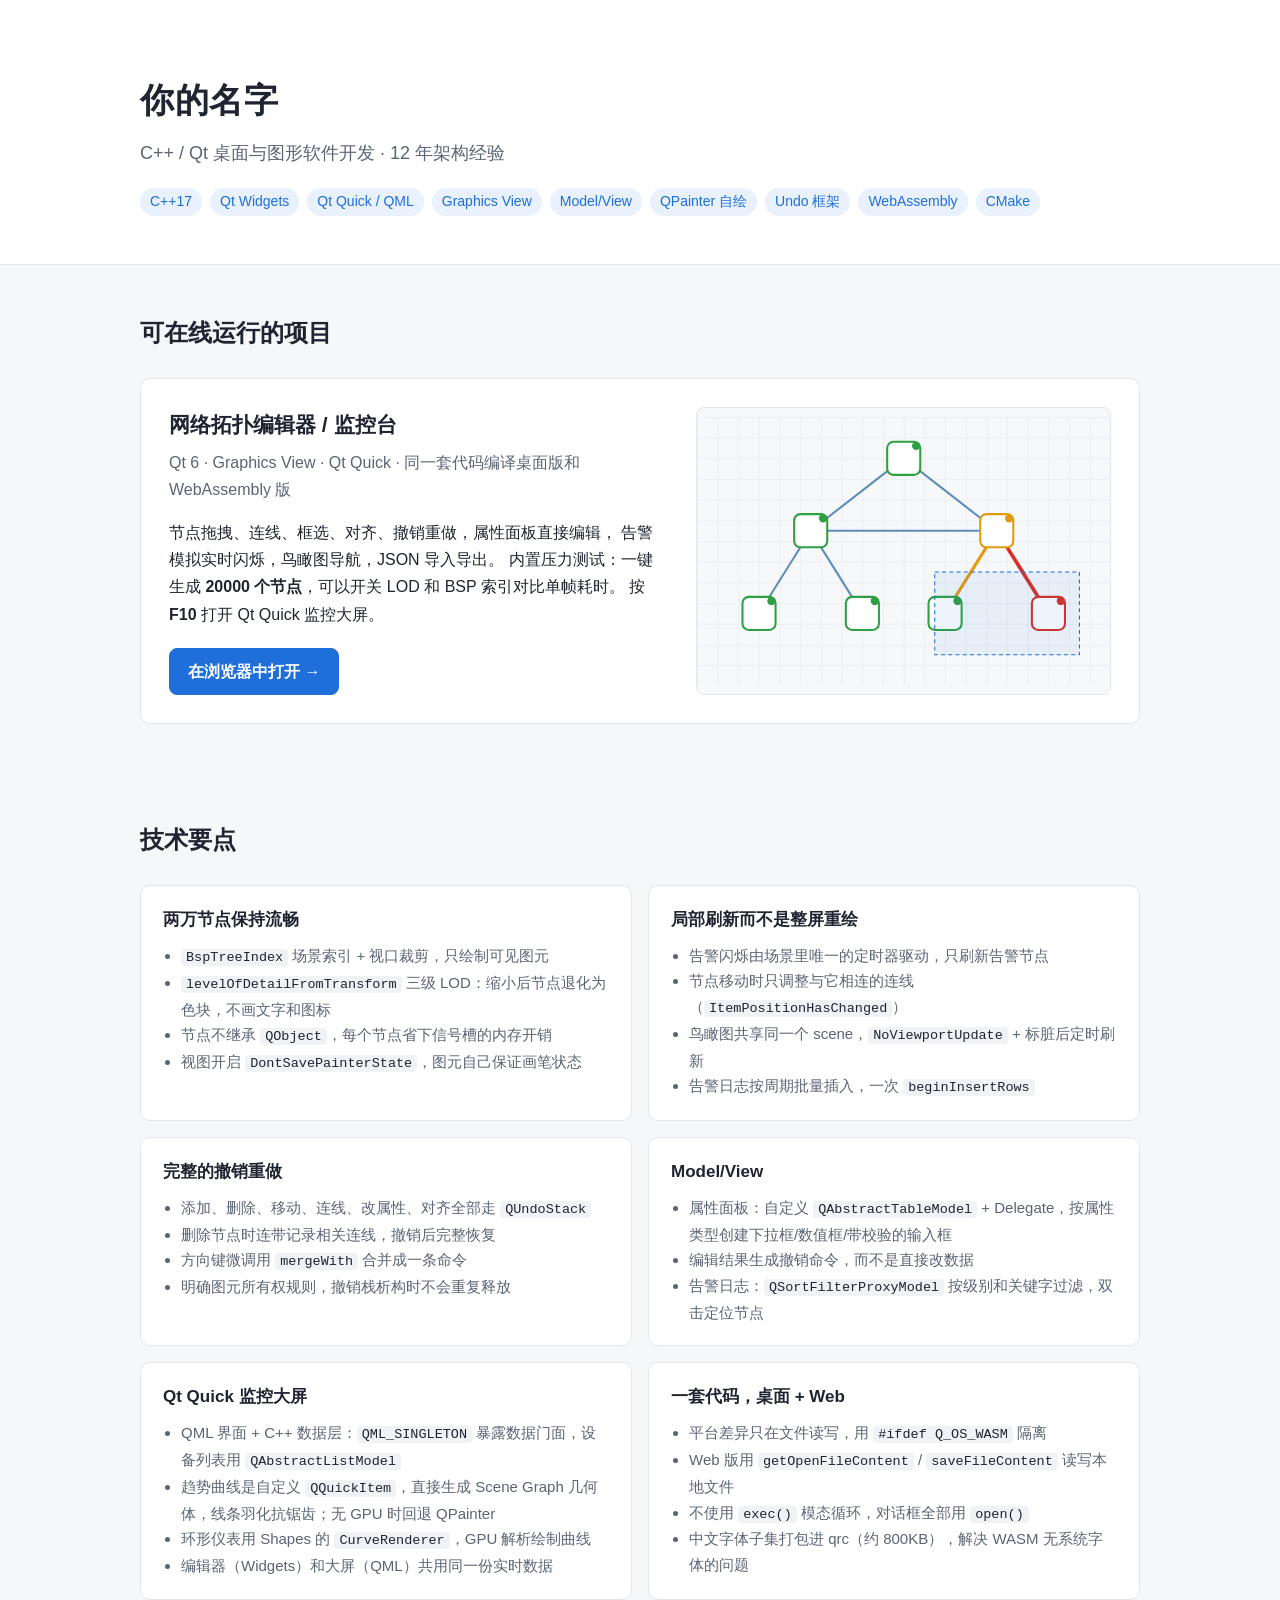
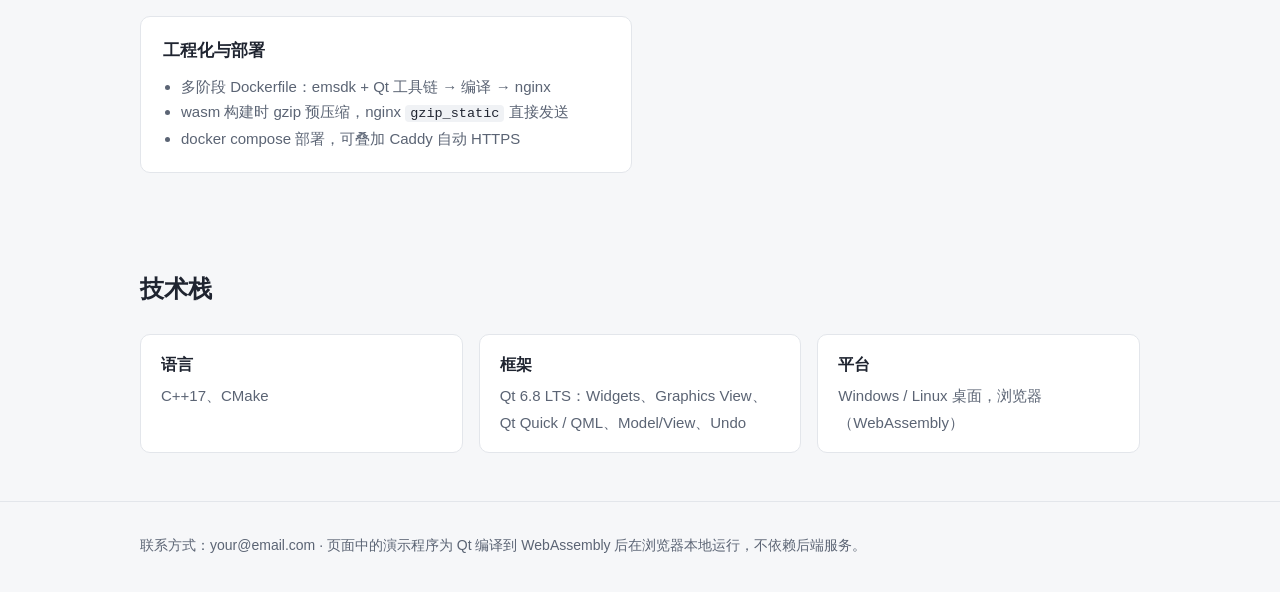
<file: web/index.html>
<!doctype html>
<html lang="zh-CN">
<head>
    <meta charset="utf-8">
    <meta name="viewport" content="width=device-width, initial-scale=1">
    <title>Qt / C++ 作品集</title>
    <meta name="description" content="C++ / Qt Widgets / Graphics View / Qt Quick 作品集，可在浏览器中直接运行的 Qt WebAssembly 演示">
    <link rel="stylesheet" href="assets/style.css">
</head>
<body>
<header class="hero">
    <div class="wrap">
        <!-- TODO: 换成自己的姓名和定位 -->
        <h1>你的名字</h1>
        <p class="role">C++ / Qt 桌面与图形软件开发 · 12 年架构经验</p>
        <ul class="tags">
            <li>C++17</li><li>Qt Widgets</li><li>Qt Quick / QML</li><li>Graphics View</li><li>Model/View</li>
            <li>QPainter 自绘</li><li>Undo 框架</li><li>WebAssembly</li><li>CMake</li>
        </ul>
    </div>
</header>

<main class="wrap">
    <section id="projects">
        <h2>可在线运行的项目</h2>
        <article class="project">
            <div>
                <h3>网络拓扑编辑器 / 监控台</h3>
                <p class="sub">Qt 6 · Graphics View · Qt Quick · 同一套代码编译桌面版和 WebAssembly 版</p>
                <p>
                    节点拖拽、连线、框选、对齐、撤销重做，属性面板直接编辑，
                    告警模拟实时闪烁，鸟瞰图导航，JSON 导入导出。
                    内置压力测试：一键生成 <b>20000 个节点</b>，可以开关 LOD 和 BSP 索引对比单帧耗时。
                    按 <b>F10</b> 打开 Qt Quick 监控大屏。
                </p>
                <div class="actions">
                    <a class="btn primary" href="demo/topology/">在浏览器中打开 →</a>
                </div>
            </div>
            <div class="preview" aria-hidden="true">
                <svg viewBox="0 0 400 260" xmlns="http://www.w3.org/2000/svg">
                    <defs>
                        <pattern id="g" width="20" height="20" patternUnits="userSpaceOnUse">
                            <path d="M20 0H0V20" fill="none" stroke="#e3e6eb" stroke-width="1"/>
                        </pattern>
                    </defs>
                    <rect width="400" height="260" fill="url(#g)"/>
                    <g stroke="#5b8db8" stroke-width="2">
                        <line x1="200" y1="40" x2="110" y2="110"/><line x1="200" y1="40" x2="290" y2="110"/>
                        <line x1="110" y1="110" x2="290" y2="110"/>
                        <line x1="110" y1="110" x2="60" y2="190"/><line x1="110" y1="110" x2="160" y2="190"/>
                        <line x1="290" y1="110" x2="240" y2="190" stroke="#e09b10" stroke-width="3"/>
                        <line x1="290" y1="110" x2="340" y2="190" stroke="#d93025" stroke-width="3.5"/>
                    </g>
                    <g stroke-width="2" fill="#fff">
                        <rect x="184" y="24" width="32" height="32" rx="6" stroke="#2ea043"/>
                        <rect x="94" y="94" width="32" height="32" rx="6" stroke="#2ea043"/>
                        <rect x="274" y="94" width="32" height="32" rx="6" stroke="#e09b10"/>
                        <rect x="44" y="174" width="32" height="32" rx="6" stroke="#2ea043"/>
                        <rect x="144" y="174" width="32" height="32" rx="6" stroke="#2ea043"/>
                        <rect x="224" y="174" width="32" height="32" rx="6" stroke="#2ea043"/>
                        <rect x="324" y="174" width="32" height="32" rx="6" stroke="#d93025"/>
                    </g>
                    <g fill="#2ea043">
                        <circle cx="212" cy="28" r="4"/><circle cx="122" cy="98" r="4"/>
                        <circle cx="72" cy="178" r="4"/><circle cx="172" cy="178" r="4"/><circle cx="252" cy="178" r="4"/>
                        <circle cx="302" cy="98" r="4" fill="#e09b10"/><circle cx="352" cy="178" r="4" fill="#d93025"/>
                    </g>
                    <rect x="230" y="150" width="140" height="80" fill="#1e6fd9" fill-opacity=".08" stroke="#1e6fd9" stroke-dasharray="4 3"/>
                </svg>
            </div>
        </article>
    </section>

    <section id="highlights">
        <h2>技术要点</h2>
        <div class="points">
            <div class="point">
                <h4>两万节点保持流畅</h4>
                <ul>
                    <li><code>BspTreeIndex</code> 场景索引 + 视口裁剪，只绘制可见图元</li>
                    <li><code>levelOfDetailFromTransform</code> 三级 LOD：缩小后节点退化为色块，不画文字和图标</li>
                    <li>节点不继承 <code>QObject</code>，每个节点省下信号槽的内存开销</li>
                    <li>视图开启 <code>DontSavePainterState</code>，图元自己保证画笔状态</li>
                </ul>
            </div>
            <div class="point">
                <h4>局部刷新而不是整屏重绘</h4>
                <ul>
                    <li>告警闪烁由场景里唯一的定时器驱动，只刷新告警节点</li>
                    <li>节点移动时只调整与它相连的连线（<code>ItemPositionHasChanged</code>）</li>
                    <li>鸟瞰图共享同一个 scene，<code>NoViewportUpdate</code> + 标脏后定时刷新</li>
                    <li>告警日志按周期批量插入，一次 <code>beginInsertRows</code></li>
                </ul>
            </div>
            <div class="point">
                <h4>完整的撤销重做</h4>
                <ul>
                    <li>添加、删除、移动、连线、改属性、对齐全部走 <code>QUndoStack</code></li>
                    <li>删除节点时连带记录相关连线，撤销后完整恢复</li>
                    <li>方向键微调用 <code>mergeWith</code> 合并成一条命令</li>
                    <li>明确图元所有权规则，撤销栈析构时不会重复释放</li>
                </ul>
            </div>
            <div class="point">
                <h4>Model/View</h4>
                <ul>
                    <li>属性面板：自定义 <code>QAbstractTableModel</code> + Delegate，按属性类型创建下拉框/数值框/带校验的输入框</li>
                    <li>编辑结果生成撤销命令，而不是直接改数据</li>
                    <li>告警日志：<code>QSortFilterProxyModel</code> 按级别和关键字过滤，双击定位节点</li>
                </ul>
            </div>
            <div class="point">
                <h4>Qt Quick 监控大屏</h4>
                <ul>
                    <li>QML 界面 + C++ 数据层：<code>QML_SINGLETON</code> 暴露数据门面，设备列表用 <code>QAbstractListModel</code></li>
                    <li>趋势曲线是自定义 <code>QQuickItem</code>，直接生成 Scene Graph 几何体，线条羽化抗锯齿；无 GPU 时回退 QPainter</li>
                    <li>环形仪表用 Shapes 的 <code>CurveRenderer</code>，GPU 解析绘制曲线</li>
                    <li>编辑器（Widgets）和大屏（QML）共用同一份实时数据</li>
                </ul>
            </div>
            <div class="point">
                <h4>一套代码，桌面 + Web</h4>
                <ul>
                    <li>平台差异只在文件读写，用 <code>#ifdef Q_OS_WASM</code> 隔离</li>
                    <li>Web 版用 <code>getOpenFileContent</code> / <code>saveFileContent</code> 读写本地文件</li>
                    <li>不使用 <code>exec()</code> 模态循环，对话框全部用 <code>open()</code></li>
                    <li>中文字体子集打包进 qrc（约 800KB），解决 WASM 无系统字体的问题</li>
                </ul>
            </div>
            <div class="point">
                <h4>工程化与部署</h4>
                <ul>
                    <li>多阶段 Dockerfile：emsdk + Qt 工具链 → 编译 → nginx</li>
                    <li>wasm 构建时 gzip 预压缩，nginx <code>gzip_static</code> 直接发送</li>
                    <li>docker compose 部署，可叠加 Caddy 自动 HTTPS</li>
                </ul>
            </div>
        </div>
    </section>

    <section id="stack">
        <h2>技术栈</h2>
        <div class="stack">
            <div><b>语言</b><span>C++17、CMake</span></div>
            <div><b>框架</b><span>Qt 6.8 LTS：Widgets、Graphics View、Qt Quick / QML、Model/View、Undo</span></div>
            <div><b>平台</b><span>Windows / Linux 桌面，浏览器（WebAssembly）</span></div>
        </div>
    </section>
</main>

<footer>
    <div class="wrap">
        <!-- TODO: 换成自己的联系方式 -->
        联系方式：your@email.com · 页面中的演示程序为 Qt 编译到 WebAssembly 后在浏览器本地运行，不依赖后端服务。
    </div>
</footer>
</body>
</html>
</file>
<file: web/assets/style.css>
:root {
    --bg: #f6f7f9;
    --surface: #ffffff;
    --text: #1f2430;
    --muted: #5b6474;
    --line: #e3e6eb;
    --accent: #1e6fd9;
    --accent-soft: #e8f1fc;
    --ok: #2ea043;
    --warn: #e09b10;
    --alarm: #d93025;
    --radius: 10px;
    --mono: ui-monospace, "SFMono-Regular", Menlo, Consolas, monospace;
}

* { box-sizing: border-box; }

body {
    margin: 0;
    background: var(--bg);
    color: var(--text);
    font: 16px/1.7 -apple-system, BlinkMacSystemFont, "Segoe UI", "PingFang SC", "Microsoft YaHei", sans-serif;
}

a { color: var(--accent); text-decoration: none; }
a:hover { text-decoration: underline; }

.wrap { max-width: 1040px; margin: 0 auto; padding: 0 20px; }

header.hero { padding: 72px 0 48px; border-bottom: 1px solid var(--line); background: var(--surface); }
.hero h1 { font-size: 34px; margin: 0 0 8px; letter-spacing: .5px; }
.hero .role { font-size: 18px; color: var(--muted); margin: 0 0 20px; }
.hero .tags { display: flex; flex-wrap: wrap; gap: 8px; margin: 0; padding: 0; list-style: none; }
.hero .tags li { background: var(--accent-soft); color: var(--accent); padding: 2px 10px; border-radius: 999px; font-size: 14px; }

section { padding: 48px 0; }
section h2 { font-size: 24px; margin: 0 0 24px; }

.project {
    display: grid;
    grid-template-columns: 1.2fr 1fr;
    gap: 28px;
    background: var(--surface);
    border: 1px solid var(--line);
    border-radius: var(--radius);
    padding: 28px;
}
.project h3 { margin: 0 0 6px; font-size: 21px; }
.project .sub { color: var(--muted); margin: 0 0 16px; }
.project .actions { display: flex; flex-wrap: wrap; gap: 12px; margin-top: 20px; }

.btn {
    display: inline-block;
    padding: 9px 18px;
    border-radius: 8px;
    border: 1px solid var(--accent);
    font-weight: 600;
}
.btn.primary { background: var(--accent); color: #fff; }
.btn:hover { text-decoration: none; filter: brightness(1.05); }

.preview {
    border-radius: 8px;
    border: 1px solid var(--line);
    background: #f7f8fa;
    min-height: 240px;
    display: flex;
    align-items: center;
    justify-content: center;
    overflow: hidden;
}
.preview svg { width: 100%; height: auto; display: block; }

.points { display: grid; grid-template-columns: repeat(2, 1fr); gap: 16px; }
.point {
    background: var(--surface);
    border: 1px solid var(--line);
    border-radius: var(--radius);
    padding: 20px 22px;
}
.point h4 { margin: 0 0 8px; font-size: 17px; }
.point p, .point ul { margin: 0; color: var(--muted); font-size: 15px; }
.point ul { padding-left: 18px; }
.point code, .project code { font-family: var(--mono); font-size: .9em; background: #f0f2f5; padding: 1px 5px; border-radius: 4px; color: var(--text); }

.stack { display: grid; grid-template-columns: repeat(3, 1fr); gap: 16px; }
.stack div { background: var(--surface); border: 1px solid var(--line); border-radius: var(--radius); padding: 16px 20px; }
.stack b { display: block; margin-bottom: 4px; }
.stack span { color: var(--muted); font-size: 15px; }

footer { padding: 32px 0 48px; color: var(--muted); font-size: 14px; border-top: 1px solid var(--line); }

@media (max-width: 760px) {
    .project, .points, .stack { grid-template-columns: 1fr; }
    header.hero { padding: 48px 0 32px; }
    .hero h1 { font-size: 28px; }
}
</file>
